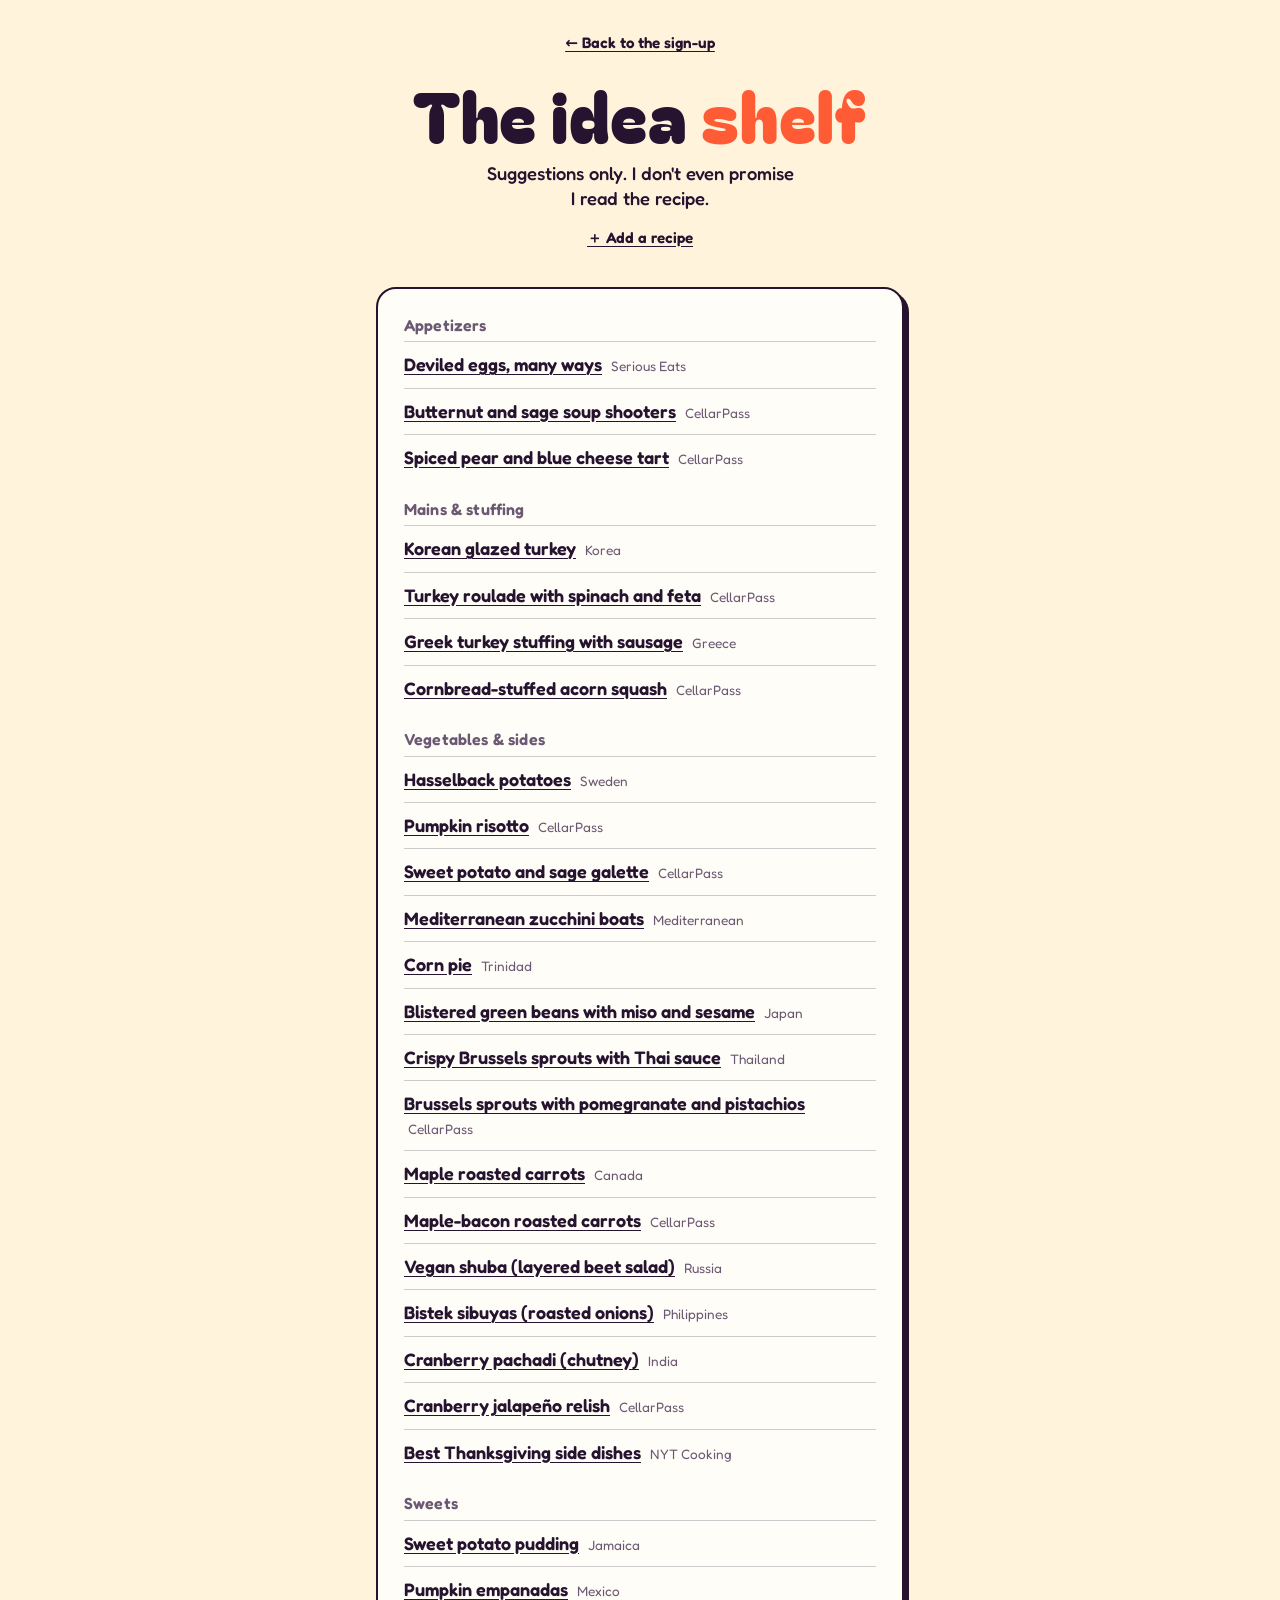
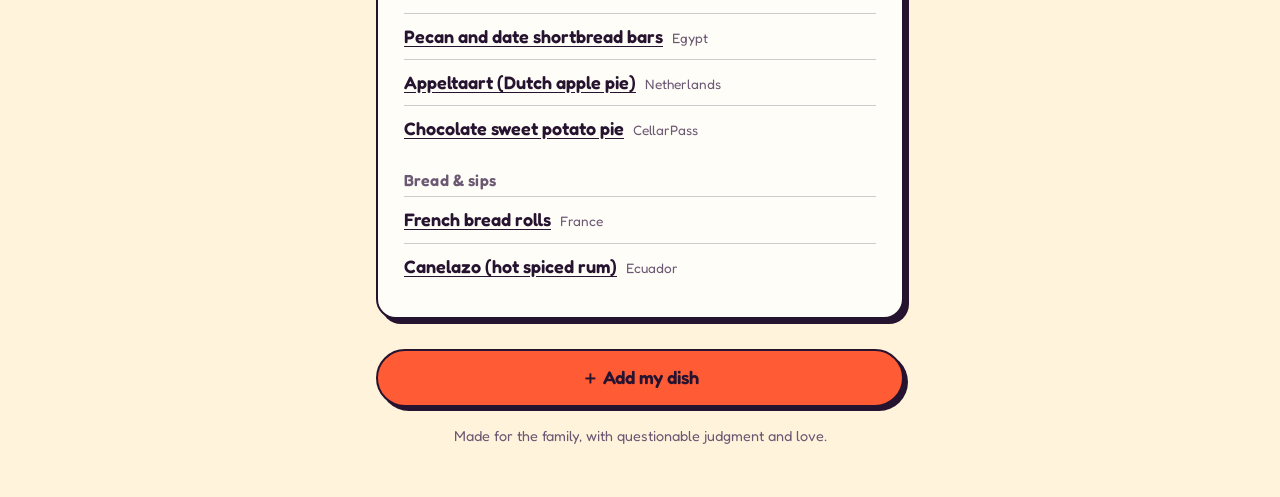
<file: ideas.html>
<!doctype html>
<html lang="en">
<head>
  <meta charset="utf-8">
  <meta name="viewport" content="width=device-width, initial-scale=1, viewport-fit=cover">
  <meta name="robots" content="noindex, nofollow, noarchive">
  <meta name="referrer" content="no-referrer">
  <meta name="theme-color" content="#FFF3DC" media="(prefers-color-scheme: light)">
  <meta name="theme-color" content="#1D0F26" media="(prefers-color-scheme: dark)">
  <title>Odd Dish Out: Idea shelf</title>
  <link rel="icon" href="data:image/svg+xml,%3Csvg xmlns='http://www.w3.org/2000/svg' viewBox='0 0 100 100'%3E%3Ctext y='.9em' font-size='90'%3E💡%3C/text%3E%3C/svg%3E">
  <link rel="preconnect" href="https://fonts.googleapis.com">
  <link rel="preconnect" href="https://fonts.gstatic.com" crossorigin>
  <link href="https://fonts.googleapis.com/css2?family=Bagel+Fat+One&family=Fredoka:wght@400;500;600&display=swap" rel="stylesheet">
  <link rel="stylesheet" href="styles.css?v=24">
  <!-- This page's own styles live here so the shared stylesheet stays untouched. -->
  <style>
    body { padding-bottom: calc(40px + env(safe-area-inset-bottom)); }
    .back { display: inline-block; margin-top: 14px; }
    .ideas-hero { padding-top: 8px; padding-bottom: 26px; text-align: center; }
    .ideas-hero h1 { font-size: clamp(2.8rem, 14vw, 4.4rem); line-height: 0.95; margin-top: 14px; }
    .ideas-hero h1 span { color: var(--persimmon); }
    .ideas-hero .lede { max-width: 28ch; margin: 14px auto 0; }
    .recipes { list-style: none; margin: 0 0 20px; padding: 0; }
    .recipes:last-child { margin-bottom: 0; }
    .recipes li { padding: 11px 0; border-top: 1.5px solid var(--soft); line-height: 1.3; }
    .recipes a { font-weight: 600; }
    .recipes em { font-size: 0.85rem; white-space: nowrap; margin-left: 4px; }
    .add-link { display: inline-block; margin-top: 6px; }
    #s-done { text-align: center; font-weight: 600; color: var(--ink); }
    .ideas-foot .btn { text-decoration: none; margin-bottom: 18px; }
  </style>
</head>
<body>

  <header class="hero ideas-hero">
    <a class="link back" data-home href="index.html">← Back to the sign-up</a>
    <h1>The idea <span>shelf</span></h1>
    <p class="lede">Suggestions only. I don't even promise I read the recipe.</p>
    <a class="link add-link" id="add-jump" href="#add" hidden>＋ Add a recipe</a>
  </header>

  <main>

    <section class="card">
      <h3 class="group-head">Appetizers</h3>
      <ul class="recipes" data-cat="appetizer">
        <li><a href="https://www.seriouseats.com/great-deviled-eggs-variations-and-hacks" target="_blank" rel="noopener noreferrer">Deviled eggs, many ways</a> <em>Serious Eats</em></li>
        <li><a href="https://www.cellarpass.com/blog/10-unusual-thanksgiving-dishes-that-will-wow-your-guests-110525" target="_blank" rel="noopener noreferrer">Butternut and sage soup shooters</a> <em>CellarPass</em></li>
        <li><a href="https://www.cellarpass.com/blog/10-unusual-thanksgiving-dishes-that-will-wow-your-guests-110525" target="_blank" rel="noopener noreferrer">Spiced pear and blue cheese tart</a> <em>CellarPass</em></li>
      </ul>
      <h3 class="group-head">Mains &amp; stuffing</h3>
      <ul class="recipes" data-cat="main">
        <li><a href="https://seonkyounglongest.com/korean-glazed-turkey/" target="_blank" rel="noopener noreferrer">Korean glazed turkey</a> <em>Korea</em></li>
        <li><a href="https://www.cellarpass.com/blog/10-unusual-thanksgiving-dishes-that-will-wow-your-guests-110525" target="_blank" rel="noopener noreferrer">Turkey roulade with spinach and feta</a> <em>CellarPass</em></li>
        <li><a href="https://thegreekfoodie.com/greek-turkey-stuffing/" target="_blank" rel="noopener noreferrer">Greek turkey stuffing with sausage</a> <em>Greece</em></li>
        <li><a href="https://www.cellarpass.com/blog/10-unusual-thanksgiving-dishes-that-will-wow-your-guests-110525" target="_blank" rel="noopener noreferrer">Cornbread-stuffed acorn squash</a> <em>CellarPass</em></li>
      </ul>
      <h3 class="group-head">Vegetables &amp; sides</h3>
      <ul class="recipes" data-cat="side">
        <li><a href="https://www.recipetineats.com/hasselback-potatoes/" target="_blank" rel="noopener noreferrer">Hasselback potatoes</a> <em>Sweden</em></li>
        <li><a href="https://www.cellarpass.com/blog/10-unusual-thanksgiving-dishes-that-will-wow-your-guests-110525" target="_blank" rel="noopener noreferrer">Pumpkin risotto</a> <em>CellarPass</em></li>
        <li><a href="https://www.cellarpass.com/blog/10-unusual-thanksgiving-dishes-that-will-wow-your-guests-110525" target="_blank" rel="noopener noreferrer">Sweet potato and sage galette</a> <em>CellarPass</em></li>
        <li><a href="https://www.foodiecrush.com/mediterranean-zucchini-boats/" target="_blank" rel="noopener noreferrer">Mediterranean zucchini boats</a> <em>Mediterranean</em></li>
        <li><a href="https://jehancancook.com/2019/04/trinidadian-style-corn-pie/" target="_blank" rel="noopener noreferrer">Corn pie</a> <em>Trinidad</em></li>
        <li><a href="https://www.kudoskitchenbyrenee.com/blistered-green-beans-miso-sesame/" target="_blank" rel="noopener noreferrer">Blistered green beans with miso and sesame</a> <em>Japan</em></li>
        <li><a href="https://karalydon.com/recipes/crispy-brussels-sprouts-with-thai-sauce/" target="_blank" rel="noopener noreferrer">Crispy Brussels sprouts with Thai sauce</a> <em>Thailand</em></li>
        <li><a href="https://www.cellarpass.com/blog/10-unusual-thanksgiving-dishes-that-will-wow-your-guests-110525" target="_blank" rel="noopener noreferrer">Brussels sprouts with pomegranate and pistachios</a> <em>CellarPass</em></li>
        <li><a href="https://www.twospoons.ca/maple-roasted-carrots/" target="_blank" rel="noopener noreferrer">Maple roasted carrots</a> <em>Canada</em></li>
        <li><a href="https://www.cellarpass.com/blog/10-unusual-thanksgiving-dishes-that-will-wow-your-guests-110525" target="_blank" rel="noopener noreferrer">Maple-bacon roasted carrots</a> <em>CellarPass</em></li>
        <li><a href="https://thestoriedrecipe.com/shuba-recipe/" target="_blank" rel="noopener noreferrer">Vegan shuba (layered beet salad)</a> <em>Russia</em></li>
        <li><a href="https://rezelkealoha.com/bistek-sibuyas-recipe-bahay-kubo-cooking-series/" target="_blank" rel="noopener noreferrer">Bistek sibuyas (roasted onions)</a> <em>Philippines</em></li>
        <li><a href="https://www.cookshideout.com/cranberry-pachadi-cranberry-chutney-recipe" target="_blank" rel="noopener noreferrer">Cranberry pachadi (chutney)</a> <em>India</em></li>
        <li><a href="https://www.cellarpass.com/blog/10-unusual-thanksgiving-dishes-that-will-wow-your-guests-110525" target="_blank" rel="noopener noreferrer">Cranberry jalapeño relish</a> <em>CellarPass</em></li>
        <li><a href="https://cooking.nytimes.com/article/best-thanksgiving-side-dishes" target="_blank" rel="noopener noreferrer">Best Thanksgiving side dishes</a> <em>NYT Cooking</em></li>
      </ul>
      <h3 class="group-head">Sweets</h3>
      <ul class="recipes" data-cat="sweet">
        <li><a href="https://www.sweetandsorrel.com/jamaican-sweet-potato-pudding/" target="_blank" rel="noopener noreferrer">Sweet potato pudding</a> <em>Jamaica</em></li>
        <li><a href="https://www.isabeleats.com/easy-pumpkin-empanadas/" target="_blank" rel="noopener noreferrer">Pumpkin empanadas</a> <em>Mexico</em></li>
        <li><a href="https://thestoriedrecipe.com/pecan-date-bars/" target="_blank" rel="noopener noreferrer">Pecan and date shortbread bars</a> <em>Egypt</em></li>
        <li><a href="https://sundaybaker.co/appeltaart/" target="_blank" rel="noopener noreferrer">Appeltaart (Dutch apple pie)</a> <em>Netherlands</em></li>
        <li><a href="https://www.cellarpass.com/blog/10-unusual-thanksgiving-dishes-that-will-wow-your-guests-110525" target="_blank" rel="noopener noreferrer">Chocolate sweet potato pie</a> <em>CellarPass</em></li>
      </ul>
      <h3 class="group-head">Bread &amp; sips</h3>
      <ul class="recipes" data-cat="bread">
        <li><a href="https://www.melskitchencafe.com/french-bread-rolls/" target="_blank" rel="noopener noreferrer">French bread rolls</a> <em>France</em></li>
        <li><a href="https://thetravelbite.com/recipes/ecuadorian-canelazo-cocktail/" target="_blank" rel="noopener noreferrer">Canelazo (hot spiced rum)</a> <em>Ecuador</em></li>
      </ul>
    </section>

    <!-- Shown once the sheet answers; stays hidden without the invite link. -->
    <section class="card" id="add" hidden>
      <h2>Add a recipe</h2>
      <p class="sub">Found something good? Put it on the list for everyone.</p>
      <form id="suggest" novalidate>
        <label class="field">
          <span>What is it?</span>
          <input type="text" id="s-idea" maxlength="80" autocomplete="off" placeholder="Miso mashed potatoes">
        </label>
        <label class="field">
          <span>Link <em>(optional)</em></span>
          <input type="text" id="s-link" maxlength="500" inputmode="url" autocomplete="off" autocapitalize="off" spellcheck="false" placeholder="Paste the recipe link">
        </label>
        <fieldset class="field">
          <legend>Where does it go?</legend>
          <div class="chips tag-chips" id="s-cats">
            <label class="chip small"><input type="radio" name="s-cat" value="appetizer"><span>Appetizers</span></label>
            <label class="chip small"><input type="radio" name="s-cat" value="main"><span>Mains &amp; stuffing</span></label>
            <label class="chip small"><input type="radio" name="s-cat" value="side"><span>Vegetables &amp; sides</span></label>
            <label class="chip small"><input type="radio" name="s-cat" value="sweet"><span>Sweets</span></label>
            <label class="chip small"><input type="radio" name="s-cat" value="bread"><span>Bread &amp; sips</span></label>
          </div>
        </fieldset>
        <!-- spam trap: hidden from people, tempting to bots -->
        <label class="hp" aria-hidden="true">Website <input type="text" id="s-website" tabindex="-1" autocomplete="off"></label>
        <p class="form-error" role="alert" id="s-error" hidden></p>
        <button class="btn big" type="submit" id="s-save">Put it on the list</button>
        <p class="hint" role="status" id="s-done" hidden></p>
      </form>
    </section>

  </main>

  <footer class="ideas-foot">
    <a class="btn big" data-home="signup" href="index.html">＋ Add my dish</a>
    <p>Made for the family, with questionable judgment and love.</p>
  </footer>

  <script src="config.js?v=25"></script>
  <script src="mock.js?v=25"></script>
  <script src="shelf.js?v=25"></script>

</body>
</html>
</file>
<file: styles.css>
/* Odd Dish Out: phone-first styles */

:root {
  --bg: #FFF3DC;
  --card: #FFFDF7;
  --ink: #26132F;
  --muted: #6B5873;
  --line: #26132F;
  --shadow: #26132F;
  --field: #FFFFFF;
  --soft: rgba(38, 19, 47, 0.22);

  --persimmon: #FF5B35;
  --pickle: #9BC53D;
  --mustard: #FFC83D;
  --pink: #FF8FB1;
  --sky: #7CCBFF;
  --grape: #B79CFF;
  --plum: #2E1640;
  --on-color: #26132F;

  --radius: 20px;
  --display: 'Bagel Fat One', 'Arial Rounded MT Bold', 'Trebuchet MS', sans-serif;
  --body: 'Fredoka', ui-rounded, 'Arial Rounded MT Bold', system-ui, sans-serif;
}

@media (prefers-color-scheme: dark) {
  :root {
    --bg: #1D0F26;
    --card: #2C1838;
    --ink: #FFF3DC;
    --muted: #C4B1CC;
    --line: #FFF3DC;
    --shadow: #000000;
    --field: #1D0F26;
    --soft: rgba(255, 243, 220, 0.24);
    --plum: #120818;
  }
}

* { box-sizing: border-box; }
[x-cloak] { display: none !important; }

html { -webkit-text-size-adjust: 100%; scroll-behavior: smooth; }

body {
  margin: 0;
  background: var(--bg);
  color: var(--ink);
  font-family: var(--body);
  font-size: 17px;
  line-height: 1.5;
  padding-bottom: calc(96px + env(safe-area-inset-bottom));
  overflow-x: hidden;
}

h1, h2, h3, h4 { font-family: var(--display); font-weight: 400; line-height: 1.05; margin: 0; letter-spacing: 0.01em; }
h2 { font-size: 1.75rem; }
p { margin: 0; }
a { color: inherit; text-underline-offset: 3px; }
em { font-style: normal; color: var(--muted); font-weight: 400; }

main, .hero, footer { max-width: 560px; margin: 0 auto; padding: 0 16px; }
main { display: grid; grid-template-columns: minmax(0, 1fr); gap: 22px; }

/* ---------- gates: loading / locked / error ---------- */
.gate {
  min-height: 85vh;
  display: flex; flex-direction: column; align-items: center; justify-content: center;
  gap: 14px; text-align: center; padding: 24px;
}
.gate-emoji, .plate-spin { font-size: 4rem; line-height: 1; }
.gate-title { font-size: 2.6rem; color: var(--persimmon); }
.plate-spin { animation: wobble 1.2s ease-in-out infinite; }
@keyframes wobble { 0%, 100% { transform: rotate(-14deg); } 50% { transform: rotate(14deg); } }

.demo-banner {
  background: var(--mustard); color: var(--on-color);
  text-align: center; font-size: 0.85rem; font-weight: 500; padding: 6px 12px;
}

/* ---------- hero ---------- */
.hero { position: relative; padding-top: 34px; padding-bottom: 30px; text-align: center; }
.kicker { font-size: 0.82rem; font-weight: 600; letter-spacing: 0.08em; text-transform: uppercase; color: var(--muted); }
.title { margin: 18px 0 14px; font-size: clamp(4.4rem, 25vw, 8rem); line-height: 0.86; color: var(--ink); }
.title .line { display: block; }
.title .line:nth-child(2) { color: var(--persimmon); }
.title .odd {
  display: inline-block; color: var(--grape);
  transform: rotate(14deg) translateY(0.06em) scale(1.06);
  text-shadow: 3px 3px 0 var(--shadow);
}
.lede { font-size: 1.15rem; font-weight: 500; max-width: 24ch; margin: 0 auto 18px; line-height: 1.35; }

.facts { display: grid; gap: 4px; justify-items: center; }
.when { font-weight: 600; font-size: 1.15rem; line-height: 1.3; }
.where { font-weight: 500; }
.host-note { color: var(--muted); }
.due {
  margin-top: 12px; background: var(--mustard); color: var(--on-color);
  border: 2.5px solid var(--line); border-radius: 999px; padding: 6px 16px; font-weight: 600;
}

.sticker { position: absolute; font-size: 2.3rem; line-height: 1; pointer-events: none; filter: drop-shadow(2px 3px 0 rgba(0, 0, 0, 0.18)); }
.s1 { top: 92px; left: 14px; transform: rotate(-18deg); }
.s2 { top: 86px; right: 16px; transform: rotate(22deg); }
.s3 { top: 252px; left: 8px; transform: rotate(12deg); }
.s4 { top: 262px; right: 10px; transform: rotate(-14deg); }

/* ---------- cards ---------- */
.card {
  background: var(--card);
  border: 2.5px solid var(--line);
  border-radius: var(--radius);
  box-shadow: 5px 5px 0 var(--shadow);
  padding: 22px 18px;
}
.card > h2 { margin-bottom: 10px; }
.sub { color: var(--muted); margin-bottom: 14px; }
.deadline { background: var(--mustard); color: var(--on-color); border-radius: 14px; padding: 12px 14px; margin-bottom: 18px; }
.deadline b { display: block; font-family: var(--display); font-weight: 400; font-size: 1.2rem; line-height: 1.15; margin-bottom: 4px; }
.section-head { display: flex; flex-wrap: wrap; align-items: baseline; justify-content: space-between; gap: 6px 12px; margin-bottom: 14px; }
.count-pill { font-size: 0.9rem; font-weight: 500; color: var(--muted); }

.idea-list { list-style: none; padding: 0; margin: 14px 0; display: grid; gap: 12px; }
.idea-list li { display: flex; gap: 12px; align-items: flex-start; }
.bullet { font-size: 1.5rem; line-height: 1.2; flex: none; }
.rules { background: var(--bg); border: 1.5px solid var(--soft); border-radius: 14px; padding: 12px 14px; }

/* ---------- what the hosts cover ---------- */
.bar {
  position: relative; overflow: hidden;
  background: var(--plum); color: #FFF3DC;
  border: 2.5px solid var(--line); border-radius: var(--radius);
  box-shadow: 5px 5px 0 var(--shadow);
  padding: 22px 18px 20px; text-align: center;
}
.bar::before {
  content: ''; position: absolute; inset: 7px; border: 1.5px dashed #FFC83D; border-radius: 13px; pointer-events: none; opacity: 0.7;
}
.bar-open {
  font-size: 0.82rem; font-weight: 600; letter-spacing: 0.14em; text-transform: uppercase;
  color: #EADCF0; margin-bottom: 8px;
}
.bar h2 { font-size: 2.1rem; color: #FFC83D; margin-bottom: 10px; }
.bar p:not(.bar-open) { max-width: 30ch; margin: 0 auto; color: #EADCF0; }
.bottles { display: block; margin-top: 12px; font-size: 1.7rem; letter-spacing: 0.2em; }

/* ---------- tally ---------- */
.tally { display: grid; grid-template-columns: 1fr 1fr; gap: 10px; }
.tile {
  display: grid; grid-template-columns: 1fr auto; grid-template-areas: 'emoji count' 'label label';
  align-items: center; gap: 4px 8px;
  border: 2px solid var(--c); border-radius: 14px; padding: 10px 12px;
  color: var(--on-color); min-width: 0;
}
.tile-emoji { grid-area: emoji; }
.tile-count { grid-area: count; }
.tile-label { grid-area: label; }
.tile-emoji { font-size: 1.4rem; line-height: 1; }
.tile-label { font-weight: 600; font-size: 0.95rem; line-height: 1.15; min-width: 0; }
.tile-count { font-family: var(--display); font-size: 1.7rem; line-height: 1; }

.c-protein { --c: var(--persimmon); }
.c-green, .c-veg { --c: var(--pickle); }
.c-salad { --c: #7BDCA0; }
.c-starch { --c: var(--mustard); }
.c-bread { --c: #F2A65A; }
.c-appetizer { --c: #5FD4C4; }
.c-carb { --c: var(--mustard); }
.c-sweet { --c: var(--pink); }
.c-sip { --c: var(--sky); }
.c-wild { --c: var(--grape); }
.tile { background: var(--c); }
.tile.zero { background: transparent; color: var(--ink); }
.tile.zero .tile-count { color: var(--muted); }

.nudge {
  margin-top: 16px; display: flex; gap: 10px; align-items: flex-start;
  background: var(--bg); border: 1.5px solid var(--soft); border-radius: 14px; padding: 12px 14px;
  font-weight: 500;
}
.nudge-emoji { font-size: 1.4rem; line-height: 1.2; }

/* ---------- form ---------- */
.field { display: block; border: 0; padding: 0; margin: 0 0 16px; min-width: 0; }
.field > span, .field > legend, .field-label { display: block; font-weight: 600; margin-bottom: 6px; padding: 0; }
.chips.name-chips { grid-template-columns: 1fr 1fr; }
.name-chips + input { margin-top: 10px; }
.name-chip { justify-content: center; text-align: center; font: inherit; font-weight: 600; font-size: 1.05rem; color: var(--ink); min-height: 48px; padding: 8px 18px; --c: var(--pickle); }
.chip.need { --c: var(--sky); }
.oven-box { margin-top: 14px; padding: 12px; min-width: 0; background: var(--bg); border: 1.5px solid var(--soft); border-radius: 14px; }
.oven-box .field-label + .chips { margin-bottom: 14px; }
.temp-line { display: flex; flex-wrap: wrap; align-items: center; justify-content: space-between; gap: 0 12px; margin-bottom: 10px; }
.temp-line b { font-family: var(--display); font-weight: 400; font-size: 1.3rem; }
.temp-chips { margin-bottom: 14px; }
.oven-box .chips:last-child { margin-bottom: 0; }
.chips.pick-chips { grid-template-columns: repeat(3, 1fr); }
.pick { min-width: 0; overflow-wrap: anywhere; font: inherit; font-size: 0.95rem; font-weight: 600; color: var(--ink); justify-content: center; text-align: center; min-height: 48px; padding: 6px 4px; --c: var(--persimmon); }
.aside.clash { margin: 12px 0 0; border-left-color: var(--persimmon); color: var(--ink); }
.safety ul { margin: 0 0 12px; padding-left: 20px; display: grid; gap: 8px; }
.safety p { font-size: 0.95rem; }
.kitchen { margin-top: 16px; border: 1.5px solid var(--soft); border-radius: 14px; padding: 14px; background: var(--bg); }
.kitchen h3 { font-size: 1.25rem; margin-bottom: 8px; }
.k-row + .k-row { margin-top: 10px; padding-top: 10px; border-top: 1.5px solid var(--soft); }
.k-head { font-weight: 600; margin-bottom: 2px; }
.kitchen ul { margin: 0; padding: 0; list-style: none; }
.kitchen li { overflow-wrap: anywhere; }
.k-warn { margin-top: 8px; font-weight: 500; background: var(--mustard); color: var(--on-color); border-radius: 10px; padding: 8px 10px; }
.kitchen-tag { margin-top: 6px; font-size: 0.9rem; font-weight: 600; }
.surprise { margin-top: 8px; display: inline-flex; --c: var(--grape); }
.field > label + .surprise { margin-top: 10px; }
.hint { margin-top: 8px; font-size: 0.95rem; color: var(--muted); }
.more { font: inherit; font-weight: 600; color: var(--ink); background: none; border: 2.5px dashed var(--line); border-radius: 14px; width: 100%; min-height: 48px; padding: 8px 14px; margin-bottom: 16px; cursor: pointer; }
.mystery { font-style: italic; opacity: 0.85; }
input[type='text'], input[type='number'], textarea {
  width: 100%; font: inherit; font-size: 17px; color: var(--ink);
  background: var(--field); border: 2.5px solid var(--line); border-radius: 14px;
  padding: 13px 14px; min-height: 52px; appearance: none;
}
textarea { resize: vertical; min-height: 76px; }
input::placeholder, textarea::placeholder { color: var(--muted); opacity: 0.75; }
input:focus-visible, textarea:focus-visible, button:focus-visible, .chip:focus-within, a:focus-visible {
  outline: 3px solid var(--grape); outline-offset: 2px;
}

.chips { display: grid; gap: 8px; }
.cat-chips { grid-template-columns: repeat(2, minmax(0, 1fr)); }
.chip-text b, .chip-text small { overflow-wrap: anywhere; }
.tag-chips { display: flex; flex-wrap: wrap; }
.chip {
  position: relative; display: flex; align-items: center; gap: 8px;
  border: 2.5px solid var(--line); border-radius: 14px; padding: 10px 10px;
  min-height: 56px; cursor: pointer; background: var(--field);
  -webkit-tap-highlight-color: transparent; user-select: none;
  transition: transform 0.1s ease, box-shadow 0.1s ease;
}
.chip input { position: absolute; opacity: 0; inset: 0; width: 100%; height: 100%; margin: 0; cursor: pointer; }
.chip-emoji { font-size: 1.5rem; line-height: 1; }
.chip-text { display: grid; min-width: 0; }
.chip-text b { font-weight: 600; font-size: 0.95rem; line-height: 1.15; }
.chip-text small { font-size: 0.84rem; color: var(--muted); line-height: 1.2; }
.chip.on { background: var(--c, var(--pickle)); color: var(--on-color); box-shadow: 3px 3px 0 var(--shadow); transform: translate(-1px, -1px); }
.chip.on small { color: var(--on-color); opacity: 0.8; }
.chip.small { min-height: 44px; padding: 8px 14px; border-radius: 999px; font-weight: 500; font-size: 0.95rem; }

.aside { margin: -6px 0 16px; font-size: 0.95rem; font-weight: 500; color: var(--muted); padding-left: 12px; border-left: 4px solid var(--soft); }
.form-error { margin-bottom: 14px; font-weight: 600; color: var(--on-color); background: var(--pink); border-radius: 12px; padding: 10px 12px; }
.hp { position: absolute; left: -9999px; width: 1px; height: 1px; overflow: hidden; }

/* ---------- buttons ---------- */
.btn {
  display: inline-flex; align-items: center; justify-content: center; gap: 8px;
  font: inherit; font-weight: 600; font-size: 1.05rem; color: var(--on-color);
  background: var(--persimmon); border: 2.5px solid var(--line); border-radius: 999px;
  padding: 12px 22px; min-height: 52px; cursor: pointer;
  box-shadow: 4px 4px 0 var(--shadow);
  transition: transform 0.08s ease, box-shadow 0.08s ease;
  -webkit-tap-highlight-color: transparent;
}
.btn:active { transform: translate(3px, 3px); box-shadow: 1px 1px 0 var(--shadow); }
.btn:disabled { opacity: 0.6; cursor: default; }
.btn.big { width: 100%; font-size: 1.15rem; min-height: 58px; }
.btn.alt { background: var(--grape); width: 100%; }
.btn.ghost { width: 100%; margin-top: 10px; background: transparent; color: var(--ink); box-shadow: none; }

.link {
  font: inherit; font-weight: 600; font-size: 0.95rem; color: var(--ink);
  background: none; border: 0; padding: 10px 4px; min-height: 44px; cursor: pointer;
  text-decoration: underline; text-underline-offset: 3px;
}
.link.danger { color: var(--persimmon); }

/* ---------- spinner ---------- */
.idea-box {
  min-height: 108px; display: flex; align-items: center; justify-content: center; text-align: center;
  background: var(--bg); border: 1.5px solid var(--soft); border-radius: 14px;
  padding: 16px; margin-bottom: 14px;
  font-family: var(--display); font-size: 1.3rem; line-height: 1.2;
}
.idea-box .placeholder { color: var(--muted); opacity: 0.7; }
.idea-box.spinning p { filter: blur(1.2px); opacity: 0.75; }

/* ---------- lineup ---------- */
.group + .group { margin-top: 18px; }
.group-head { font-family: var(--body); font-weight: 600; font-size: 1rem; color: var(--muted); margin-bottom: 8px; }
.dish {
  display: grid; grid-template-columns: 1fr auto; gap: 6px 12px; align-items: center;
  border: 1.5px solid var(--soft); border-left: 12px solid var(--c);
  border-radius: 14px; padding: 12px 12px 12px 14px; background: var(--bg);
  scroll-margin-top: 16px;
}
.dish + .dish { margin-top: 10px; }
.dish.mine { box-shadow: 3px 3px 0 var(--shadow); }
.dish-main { min-width: 0; }
.dish h4 { font-size: 1.3rem; line-height: 1.12; overflow-wrap: anywhere; }
.rank { color: var(--persimmon); margin-right: 4px; }
.by { color: var(--muted); font-weight: 500; margin-top: 2px; overflow-wrap: anywhere; }
.you {
  margin-left: 6px; font-size: 0.8rem; font-weight: 600; letter-spacing: 0.06em; text-transform: uppercase;
  background: var(--ink); color: var(--bg); padding: 1px 6px; border-radius: 6px; vertical-align: 1px;
}
.tags { display: flex; flex-wrap: wrap; gap: 5px; margin-top: 7px; }
.tag { font-size: 0.85rem; font-weight: 500; border-radius: 6px; padding: 1px 8px; background: var(--card); }
.note { margin-top: 7px; font-size: 0.95rem; overflow-wrap: anywhere; }
.dish-actions { grid-column: 1 / -1; font-size: 0.95rem; }
.dish-actions .row { display: flex; flex-wrap: wrap; align-items: center; gap: 2px 14px; }

.votes { grid-column: 1 / -1; display: grid; grid-auto-flow: column; grid-auto-columns: minmax(0, 1fr); gap: 10px; margin-top: 4px; }
.vote {
  display: flex; align-items: center; justify-content: center; gap: 7px;
  font: inherit; color: var(--ink); background: var(--card);
  border: 2.5px solid var(--line); border-radius: 14px;
  min-height: 52px; padding: 8px 8px; cursor: pointer; min-width: 0;
  box-shadow: 3px 3px 0 var(--shadow);
  -webkit-tap-highlight-color: transparent;
  transition: transform 0.08s ease, box-shadow 0.08s ease;
}
.vote:active { transform: translate(2px, 2px); box-shadow: 1px 1px 0 var(--shadow); }
.vote-emoji { font-size: 1.3rem; line-height: 1; filter: grayscale(1); opacity: 0.6; }
.vote-label { font-size: 0.9rem; font-weight: 600; }
.vote-count { font-family: var(--display); font-size: 1.2rem; line-height: 1; }
.vote.on { background: var(--pickle); color: var(--on-color); }
.vote.never.on { background: var(--pink); }
.vote.on .vote-emoji { filter: none; opacity: 1; }
.vote-intro { margin-bottom: 14px; }
/* on the day, the vote comes first */
main.voting #lineup { order: -1; }

.blank {
  display: flex; align-items: flex-end; gap: 10px; width: 100%;
  font: inherit; color: var(--ink); text-align: left; cursor: pointer;
  background: transparent; border: 2.5px dashed var(--line); border-radius: 14px;
  padding: 12px 14px; min-height: 56px;
  -webkit-tap-highlight-color: transparent;
}
.blank + .blank { margin-top: 10px; }
.blank-name { font-family: var(--display); font-size: 1.25rem; line-height: 1.1; overflow-wrap: anywhere; }
.blank-line { flex: 1; min-width: 24px; border-bottom: 2.5px solid var(--line); opacity: 0.45; margin-bottom: 4px; }
.blank-cta {
  flex: none; font-size: 0.85rem; font-weight: 600; white-space: nowrap;
  background: var(--pickle); color: var(--on-color); border: 2px solid var(--line); border-radius: 999px; padding: 3px 11px;
}
.blank:active { background: var(--card); }

.empty { text-align: center; color: var(--muted); padding: 18px 0; font-weight: 500; }
.teaser { margin-top: 18px; padding-top: 14px; border-top: 1.5px solid var(--soft); color: var(--muted); font-size: 0.95rem; }

/* ---------- footer, sticky button, toast ---------- */
footer { text-align: center; color: var(--muted); font-size: 0.9rem; padding-top: 30px; padding-bottom: 10px; }
.offline { margin-top: 6px; color: var(--persimmon); font-weight: 500; }

.cta {
  position: fixed; left: 0; right: 0; bottom: 0; z-index: 20;
  padding: 12px 16px calc(12px + env(safe-area-inset-bottom));
  background: linear-gradient(to top, var(--bg) 62%, transparent);
}
.cta .btn { max-width: 528px; margin: 0 auto; display: flex; }

.toast {
  position: fixed; top: calc(14px + env(safe-area-inset-top)); left: 50%; transform: translateX(-50%);
  z-index: 30; width: max-content; max-width: calc(100vw - 32px);
  background: var(--ink); color: var(--bg); font-weight: 600; text-align: center;
  padding: 11px 18px; border-radius: 999px; box-shadow: 0 6px 20px rgba(0, 0, 0, 0.3);
}

@media (min-width: 600px) {
  body { font-size: 18px; }
  .card { padding: 28px 26px; }
  .tally { grid-template-columns: repeat(3, 1fr); }
  .cat-chips { grid-template-columns: repeat(3, 1fr); }
  .s1 { left: 40px; } .s2 { right: 40px; } .s3 { left: 30px; } .s4 { right: 30px; }
}

@media (prefers-reduced-motion: reduce) {
  html { scroll-behavior: auto; }
  .plate-spin { animation: none; }
  .btn, .chip, .vote { transition: none; }
}
</file>
